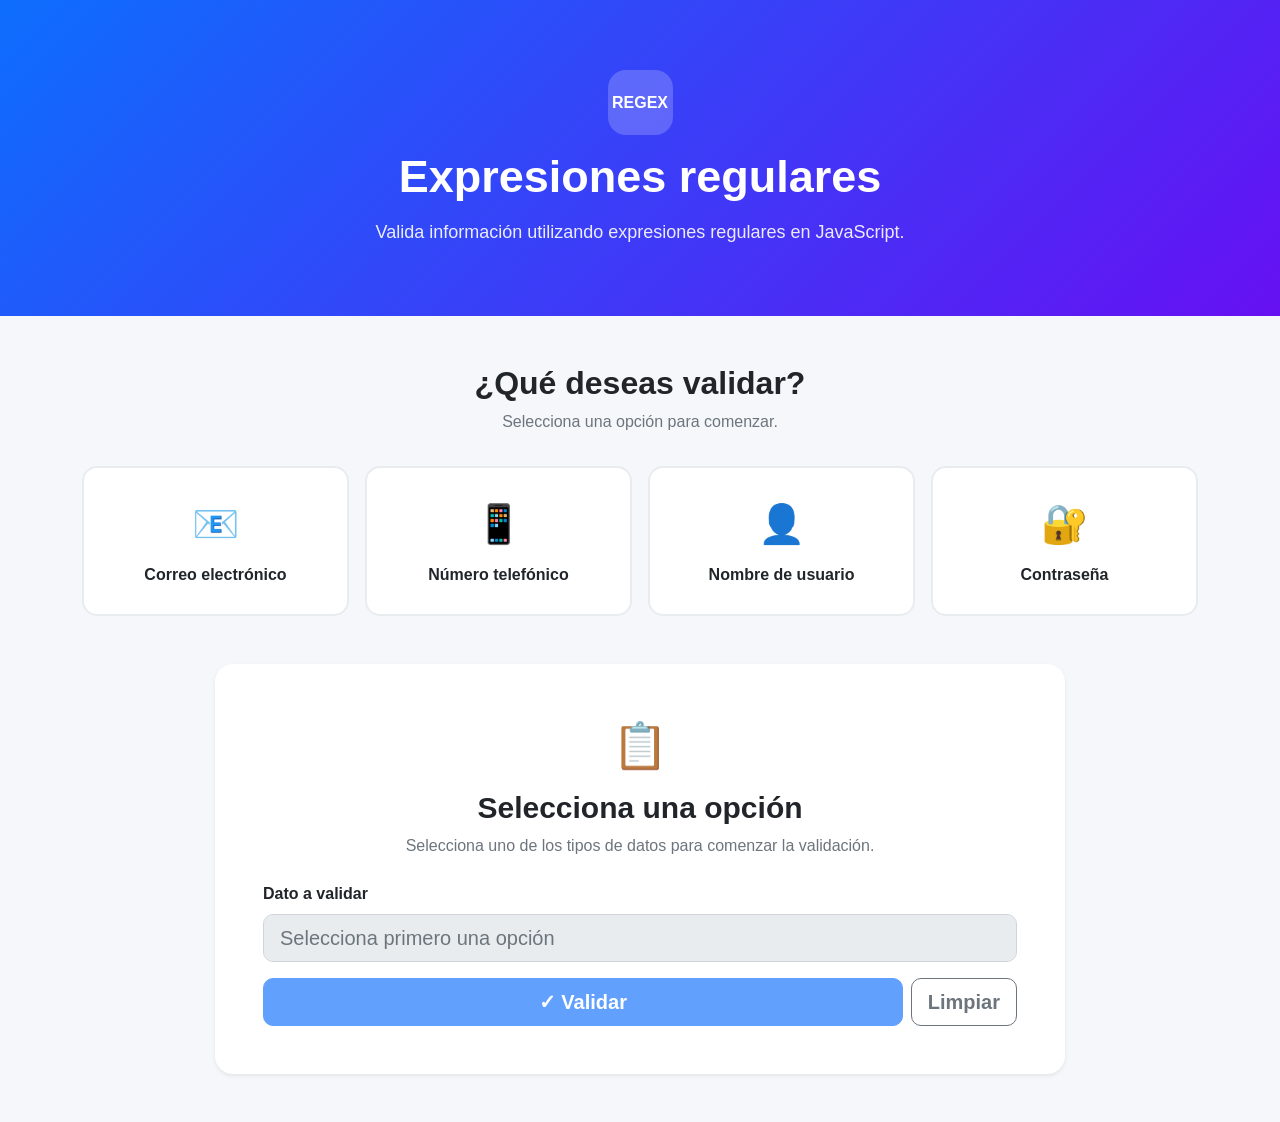
<file: index.html>
<!DOCTYPE html>
<html lang="es">

<head>

    <meta charset="UTF-8">

    <meta name="viewport" content="width=device-width, initial-scale=1.0">

    <!-- Bootstrap -->
    <link href="bootstrap/css/bootstrap.min.css" rel="stylesheet">

    <!-- CSS propio -->
    <link href="css/ejemplo.css" rel="stylesheet">

    <title>Expresiones regulares</title>

</head>


<body>


    <!-- =====================================
         ENCABEZADO
    ====================================== -->

    <header class="encabezado">

        <div class="container text-center">

            <div class="logo">
                REGEX
            </div>

            <h1>
                Expresiones regulares
            </h1>

            <p>
                Valida información utilizando
                expresiones regulares en JavaScript.
            </p>

        </div>

    </header>



    <main class="container py-5">


        <!-- =====================================
             SELECCIÓN
        ====================================== -->

        <section class="text-center mb-5">

            <h2 class="fw-bold">
                ¿Qué deseas validar?
            </h2>

            <p class="text-muted">
                Selecciona una opción para comenzar.
            </p>


            <div class="row justify-content-center g-3 mt-3">


                <!-- CORREO -->

                <div class="col-12 col-sm-6 col-lg-3">

                    <input
                        type="radio"
                        class="btn-check"
                        name="tipoValidacion"
                        id="opcionCorreo"
                        value="correo"
                        autocomplete="off"
                    >

                    <label
                        class="opcion"
                        for="opcionCorreo"
                    >

                        <span class="opcion-icono">
                            📧
                        </span>

                        <span>
                            Correo electrónico
                        </span>

                    </label>

                </div>


                <!-- TELÉFONO -->

                <div class="col-12 col-sm-6 col-lg-3">

                    <input
                        type="radio"
                        class="btn-check"
                        name="tipoValidacion"
                        id="opcionTelefono"
                        value="telefono"
                        autocomplete="off"
                    >

                    <label
                        class="opcion"
                        for="opcionTelefono"
                    >

                        <span class="opcion-icono">
                            📱
                        </span>

                        <span>
                            Número telefónico
                        </span>

                    </label>

                </div>


                <!-- USUARIO -->

                <div class="col-12 col-sm-6 col-lg-3">

                    <input
                        type="radio"
                        class="btn-check"
                        name="tipoValidacion"
                        id="opcionUsuario"
                        value="usuario"
                        autocomplete="off"
                    >

                    <label
                        class="opcion"
                        for="opcionUsuario"
                    >

                        <span class="opcion-icono">
                            👤
                        </span>

                        <span>
                            Nombre de usuario
                        </span>

                    </label>

                </div>


                <!-- CONTRASEÑA -->

                <div class="col-12 col-sm-6 col-lg-3">

                    <input
                        type="radio"
                        class="btn-check"
                        name="tipoValidacion"
                        id="opcionPassword"
                        value="password"
                        autocomplete="off"
                    >

                    <label
                        class="opcion"
                        for="opcionPassword"
                    >

                        <span class="opcion-icono">
                            🔐
                        </span>

                        <span>
                            Contraseña
                        </span>

                    </label>

                </div>


            </div>

        </section>



        <!-- =====================================
             VALIDADOR
        ====================================== -->

        <section
            id="validador"
            class="validador card shadow-sm"
        >

            <div class="card-body p-4 p-md-5">


                <!-- TÍTULO -->

                <div class="text-center mb-4">

                    <div
                        id="iconoTipo"
                        class="icono-principal"
                    >
                        📋
                    </div>

                    <h2
                        id="tituloTipo"
                        class="fw-bold"
                    >
                        Selecciona una opción
                    </h2>

                    <p
                        id="descripcionTipo"
                        class="text-muted"
                    >
                        Selecciona uno de los tipos de datos
                        para comenzar la validación.
                    </p>

                </div>



                <!-- FORMULARIO -->

                <div id="formulario">


                    <div class="mb-3">

                        <label
                            for="dato"
                            id="labelDato"
                            class="form-label fw-bold"
                        >
                            Dato a validar
                        </label>

                        <input
                            type="text"
                            id="dato"
                            class="form-control form-control-lg"
                            placeholder="Selecciona primero una opción"
                            disabled
                        >

                    </div>


                    <div class="d-grid gap-2 d-md-flex">

                        <button
                            type="button"
                            id="btnValidar"
                            class="btn btn-primary btn-lg flex-grow-1"
                            disabled
                        >
                            ✓ Validar
                        </button>

                        <button
                            type="button"
                            id="btnLimpiar"
                            class="btn btn-outline-secondary btn-lg"
                        >
                            Limpiar
                        </button>

                    </div>


                </div>



                <!-- =================================
                     RESULTADO
                ================================== -->

                <div
                    id="resultado"
                    class="resultado mt-4"
                ></div>



                <!-- =================================
                     INFORMACIÓN DE LA REGEX
                ================================== -->

                <div
                    id="informacionRegex"
                    class="informacion-regex mt-4"
                    style="display: none;"
                >

                    <h5 class="fw-bold">
                        Expresión regular utilizada
                    </h5>


                    <div
                        id="regexMostrada"
                        class="regex-codigo"
                    ></div>


                    <h6 class="fw-bold mt-4">
                        ¿Qué hace esta expresión?
                    </h6>


                    <p
                        id="explicacionRegex"
                        class="mb-0 text-muted"
                    ></p>

                </div>


            </div>

        </section>




    </main>




    <!-- Bootstrap -->
    <script src="bootstrap/js/bootstrap.bundle.min.js"></script>

    <!-- JavaScript propio -->
    <script src="js/ejemplo.js"></script>

</body>

</html>
</file>
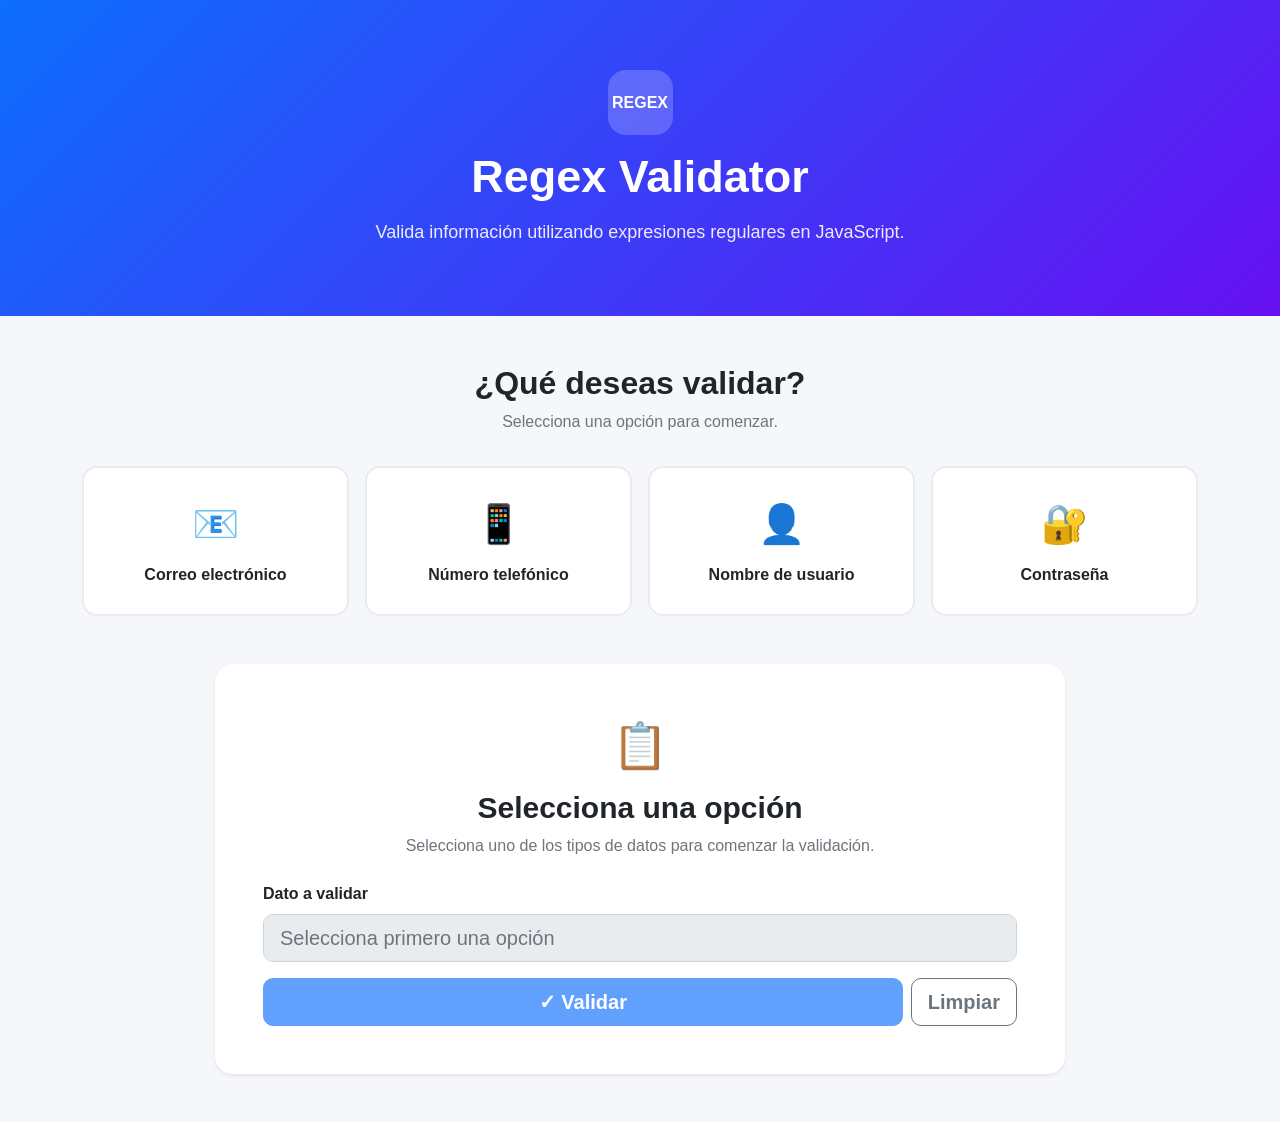
<file: ejemplo.html>
<!DOCTYPE html>
<html lang="es">

<head>

    <meta charset="UTF-8">

    <meta name="viewport" content="width=device-width, initial-scale=1.0">

    <!-- Bootstrap -->
    <link href="bootstrap/css/bootstrap.min.css" rel="stylesheet">

    <!-- CSS propio -->
    <link href="css/ejemplo.css" rel="stylesheet">

    <title>Regex Validator</title>

</head>


<body>


    <!-- =====================================
         ENCABEZADO
    ====================================== -->

    <header class="encabezado">

        <div class="container text-center">

            <div class="logo">
                REGEX
            </div>

            <h1>
                Regex Validator
            </h1>

            <p>
                Valida información utilizando
                expresiones regulares en JavaScript.
            </p>

        </div>

    </header>



    <main class="container py-5">


        <!-- =====================================
             SELECCIÓN
        ====================================== -->

        <section class="text-center mb-5">

            <h2 class="fw-bold">
                ¿Qué deseas validar?
            </h2>

            <p class="text-muted">
                Selecciona una opción para comenzar.
            </p>


            <div class="row justify-content-center g-3 mt-3">


                <!-- CORREO -->

                <div class="col-12 col-sm-6 col-lg-3">

                    <input
                        type="radio"
                        class="btn-check"
                        name="tipoValidacion"
                        id="opcionCorreo"
                        value="correo"
                        autocomplete="off"
                    >

                    <label
                        class="opcion"
                        for="opcionCorreo"
                    >

                        <span class="opcion-icono">
                            📧
                        </span>

                        <span>
                            Correo electrónico
                        </span>

                    </label>

                </div>


                <!-- TELÉFONO -->

                <div class="col-12 col-sm-6 col-lg-3">

                    <input
                        type="radio"
                        class="btn-check"
                        name="tipoValidacion"
                        id="opcionTelefono"
                        value="telefono"
                        autocomplete="off"
                    >

                    <label
                        class="opcion"
                        for="opcionTelefono"
                    >

                        <span class="opcion-icono">
                            📱
                        </span>

                        <span>
                            Número telefónico
                        </span>

                    </label>

                </div>


                <!-- USUARIO -->

                <div class="col-12 col-sm-6 col-lg-3">

                    <input
                        type="radio"
                        class="btn-check"
                        name="tipoValidacion"
                        id="opcionUsuario"
                        value="usuario"
                        autocomplete="off"
                    >

                    <label
                        class="opcion"
                        for="opcionUsuario"
                    >

                        <span class="opcion-icono">
                            👤
                        </span>

                        <span>
                            Nombre de usuario
                        </span>

                    </label>

                </div>


                <!-- CONTRASEÑA -->

                <div class="col-12 col-sm-6 col-lg-3">

                    <input
                        type="radio"
                        class="btn-check"
                        name="tipoValidacion"
                        id="opcionPassword"
                        value="password"
                        autocomplete="off"
                    >

                    <label
                        class="opcion"
                        for="opcionPassword"
                    >

                        <span class="opcion-icono">
                            🔐
                        </span>

                        <span>
                            Contraseña
                        </span>

                    </label>

                </div>


            </div>

        </section>



        <!-- =====================================
             VALIDADOR
        ====================================== -->

        <section
            id="validador"
            class="validador card shadow-sm"
        >

            <div class="card-body p-4 p-md-5">


                <!-- TÍTULO -->

                <div class="text-center mb-4">

                    <div
                        id="iconoTipo"
                        class="icono-principal"
                    >
                        📋
                    </div>

                    <h2
                        id="tituloTipo"
                        class="fw-bold"
                    >
                        Selecciona una opción
                    </h2>

                    <p
                        id="descripcionTipo"
                        class="text-muted"
                    >
                        Selecciona uno de los tipos de datos
                        para comenzar la validación.
                    </p>

                </div>



                <!-- FORMULARIO -->

                <div id="formulario">


                    <div class="mb-3">

                        <label
                            for="dato"
                            id="labelDato"
                            class="form-label fw-bold"
                        >
                            Dato a validar
                        </label>

                        <input
                            type="text"
                            id="dato"
                            class="form-control form-control-lg"
                            placeholder="Selecciona primero una opción"
                            disabled
                        >

                    </div>


                    <div class="d-grid gap-2 d-md-flex">

                        <button
                            type="button"
                            id="btnValidar"
                            class="btn btn-primary btn-lg flex-grow-1"
                            disabled
                        >
                            ✓ Validar
                        </button>

                        <button
                            type="button"
                            id="btnLimpiar"
                            class="btn btn-outline-secondary btn-lg"
                        >
                            Limpiar
                        </button>

                    </div>


                </div>



                <!-- =================================
                     RESULTADO
                ================================== -->

                <div
                    id="resultado"
                    class="resultado mt-4"
                ></div>



                <!-- =================================
                     INFORMACIÓN DE LA REGEX
                ================================== -->

                <div
                    id="informacionRegex"
                    class="informacion-regex mt-4"
                    style="display: none;"
                >

                    <h5 class="fw-bold">
                        Expresión regular utilizada
                    </h5>


                    <div
                        id="regexMostrada"
                        class="regex-codigo"
                    ></div>


                    <h6 class="fw-bold mt-4">
                        ¿Qué hace esta expresión?
                    </h6>


                    <p
                        id="explicacionRegex"
                        class="mb-0 text-muted"
                    ></p>

                </div>


            </div>

        </section>




    </main>




    <!-- Bootstrap -->
    <script src="bootstrap/js/bootstrap.bundle.min.js"></script>

    <!-- JavaScript propio -->
    <script src="js/ejemplo.js"></script>

</body>

</html>
</file>
<file: css/ejemplo.css>
/* ==========================================
   ESTILOS GENERALES
========================================== */

body {

    background-color: #f5f7fb;

    color: #212529;

    font-family: Arial, sans-serif;

}


/* ==========================================
   ENCABEZADO
========================================== */

.encabezado {

    background: linear-gradient(
        135deg,
        #0d6efd,
        #6610f2
    );

    color: white;

    padding: 70px 20px;

}


.logo {

    display: inline-flex;

    align-items: center;

    justify-content: center;

    width: 65px;

    height: 65px;

    margin-bottom: 15px;

    border-radius: 18px;

    background-color: rgba(255, 255, 255, 0.2);

    font-weight: bold;

    font-size: 16px;

}


.encabezado h1 {

    font-size: 45px;

    font-weight: bold;

    margin-bottom: 15px;

}


.encabezado p {

    font-size: 18px;

    margin: 0;

    opacity: 0.9;

}


/* ==========================================
   OPCIONES DE VALIDACIÓN
========================================== */

.opcion {

    display: flex;

    flex-direction: column;

    align-items: center;

    justify-content: center;

    gap: 10px;

    min-height: 150px;

    padding: 20px;

    background-color: white;

    border: 2px solid #e9ecef;

    border-radius: 15px;

    cursor: pointer;

    transition: 0.2s;

    font-weight: 600;

}


.opcion:hover {

    border-color: #0d6efd;

    transform: translateY(-3px);

    box-shadow:
        0 8px 20px rgba(13, 110, 253, 0.12);

}


.opcion-icono {

    font-size: 38px;

}


/* Opción seleccionada */

.btn-check:checked + .opcion {

    color: #0d6efd;

    background-color: #eef5ff;

    border-color: #0d6efd;

    box-shadow:
        0 8px 20px rgba(13, 110, 253, 0.15);

}


/* ==========================================
   VALIDADOR
========================================== */

.validador {

    max-width: 850px;

    margin: 0 auto;

    border: none;

    border-radius: 18px;

}


.icono-principal {

    font-size: 45px;

    margin-bottom: 10px;

}


#tituloTipo {

    font-size: 30px;

}


/* ==========================================
   CAMPOS
========================================== */

.form-control {

    border-radius: 10px;

}


.form-control:focus {

    border-color: #0d6efd;

    box-shadow:
        0 0 0 0.2rem rgba(13, 110, 253, 0.15);

}


/* ==========================================
   BOTONES
========================================== */

.btn {

    border-radius: 10px;

    font-weight: 600;

}


/* ==========================================
   RESULTADO
========================================== */

.resultado {

    display: none;

    padding: 15px;

    border-radius: 10px;

    font-weight: 600;

}


.resultado.exito {

    display: block;

    background-color: #d1e7dd;

    color: #0f5132;

    border: 1px solid #badbcc;

}


.resultado.error {

    display: block;

    background-color: #f8d7da;

    color: #842029;

    border: 1px solid #f5c2c7;

}


/* ==========================================
   INFORMACIÓN DE REGEX
========================================== */

.informacion-regex {

    padding: 20px;

    background-color: #f8f9fa;

    border-radius: 12px;

    border-left: 5px solid #6610f2;

}


.regex-codigo {

    padding: 15px;

    background-color: #212529;

    color: #72e0ff;

    border-radius: 8px;

    font-family: monospace;

    font-size: 14px;

    overflow-x: auto;

    word-break: break-word;

}


/* ==========================================
   TARJETAS INFORMATIVAS
========================================== */

.info-card {

    height: 100%;

    padding: 25px;

    background-color: white;

    border-radius: 15px;

    text-align: center;

    box-shadow:
        0 4px 15px rgba(0, 0, 0, 0.05);

}


.info-icono {

    font-size: 35px;

    margin-bottom: 10px;

}


.info-card h4 {

    font-weight: bold;

}


.info-card p {

    color: #6c757d;

    margin-bottom: 0;

}


/* ==========================================
   FOOTER
========================================== */

footer {

    margin-top: 60px;

    padding: 30px 15px;

    background-color: #212529;

    color: white;

}


/* ==========================================
   RESPONSIVE
========================================== */

@media (max-width: 576px) {

    .encabezado {

        padding: 50px 20px;

    }


    .encabezado h1 {

        font-size: 35px;

    }


    #tituloTipo {

        font-size: 25px;

    }

}
</file>
